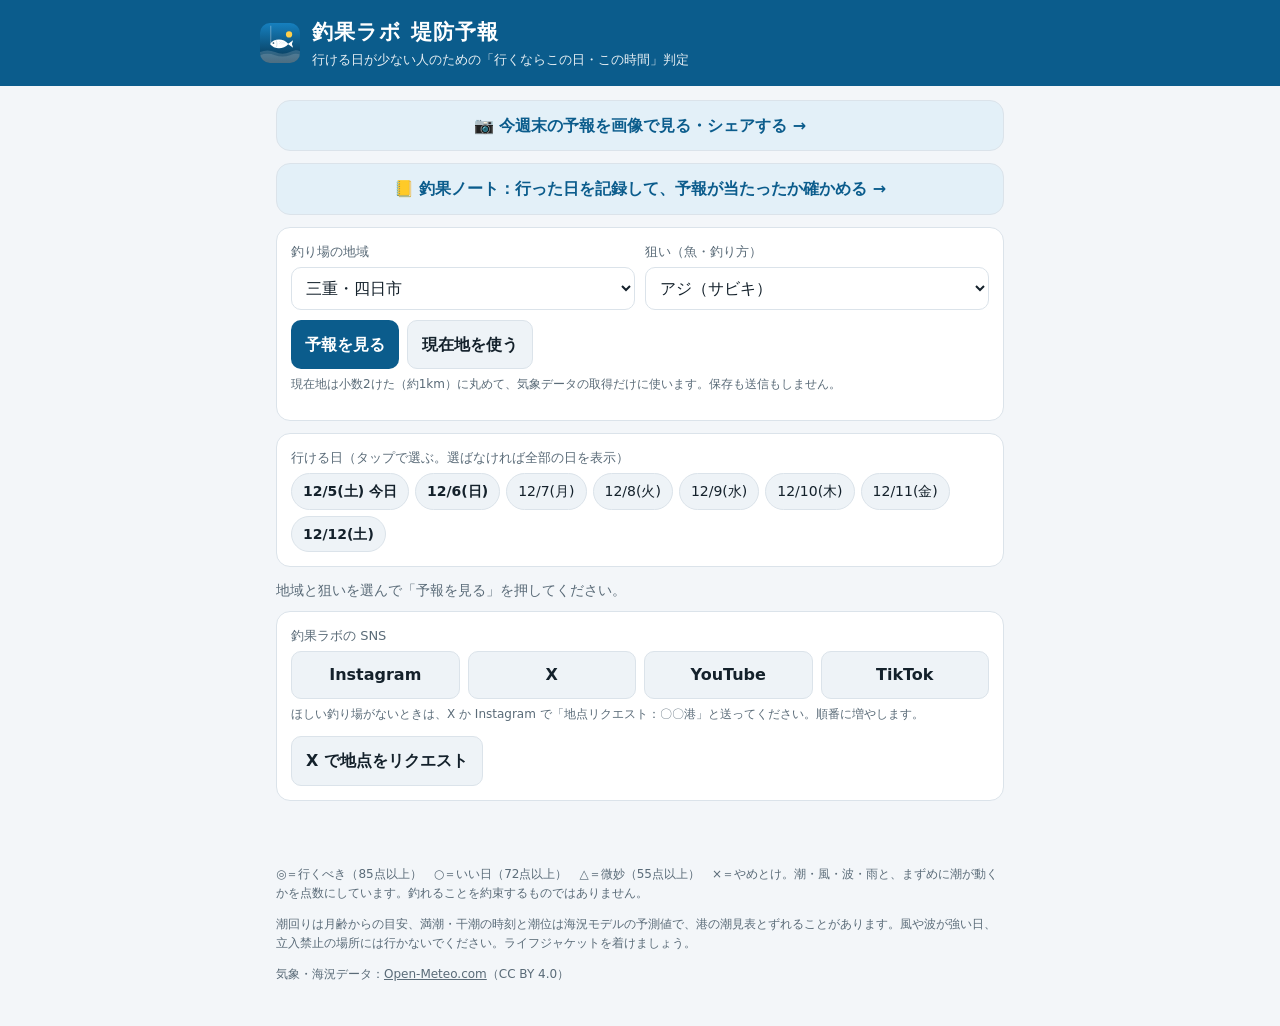
<file: index.html>
<!doctype html>
<html lang="ja">
<head>
<meta charset="utf-8">
<meta name="viewport" content="width=device-width, initial-scale=1">
<title>釣果ラボ 堤防予報</title>
<meta name="description" content="行ける日の潮回り・満潮干潮・まずめ・風・波から、堤防釣りに行くならどの日のどの時間かを判定します。">
<meta property="og:title" content="釣果ラボ 堤防予報">
<meta property="og:description" content="行くならこの日・この時間。潮・まずめ・風・波から堤防釣りの日を判定。">
<meta property="og:image" content="https://choka-lab.github.io/img/ogp.png">
<meta name="twitter:card" content="summary_large_image">
<link rel="icon" href="img/icon.svg" type="image/svg+xml">
<link rel="stylesheet" href="style.css">
</head>
<body>
<header>
  <div class="brand"><img src="img/icon.svg" alt="" width="40" height="40"><div><h1>釣果ラボ 堤防予報</h1>
  <p>行ける日が少ない人のための「行くならこの日・この時間」判定</p></div></div>
</header>
<main>
  <a class="cta" href="post.html">📷 今週末の予報を画像で見る・シェアする →</a>
  <a class="cta" href="log.html">📒 釣果ノート：行った日を記録して、予報が当たったか確かめる →</a>

  <section class="card">
    <div class="row">
      <div>
        <label for="spot">釣り場の地域</label>
        <select id="spot"></select>
      </div>
      <div>
        <label for="fish">狙い（魚・釣り方）</label>
        <select id="fish"></select>
      </div>
    </div>
    <div id="custom" class="row hide" style="margin-top:10px">
      <div><label for="lat">緯度</label><input id="lat" type="number" step="0.01" placeholder="34.96"></div>
      <div><label for="lon">経度</label><input id="lon" type="number" step="0.01" placeholder="136.64"></div>
    </div>
    <div class="btns">
      <button class="btn" id="go">予報を見る</button>
      <button class="btn sub" id="here">現在地を使う</button>
    </div>
    <p class="hint">現在地は小数2けた（約1km）に丸めて、気象データの取得だけに使います。保存も送信もしません。</p>
  </section>

  <section class="card">
    <label>行ける日（タップで選ぶ。選ばなければ全部の日を表示）</label>
    <div class="chips" id="days"></div>
  </section>

  <div id="status">地域と狙いを選んで「予報を見る」を押してください。</div>
  <div id="list"></div>

  <section class="card hide" id="sharebox">
    <label for="share">シェア用の文章（コピーして使えます）</label>
    <textarea id="share"></textarea>
    <div class="btns"><button class="btn" id="copy">コピー</button></div>
  </section>

  <section class="card">
    <label>釣果ラボの SNS</label>
    <div class="sns" id="sns"></div>
    <p class="hint">ほしい釣り場がないときは、X か Instagram で「地点リクエスト：〇〇港」と送ってください。順番に増やします。</p>
    <div class="btns"><a class="btn sub" href="https://x.com/intent/post?text=%40choka_lab%20%E5%9C%B0%E7%82%B9%E3%83%AA%E3%82%AF%E3%82%A8%E3%82%B9%E3%83%88%EF%BC%9A" target="_blank" rel="noopener">X で地点をリクエスト</a></div>
  </section>
</main>
<footer>
  <p>◎＝行くべき（85点以上）　○＝いい日（72点以上）　△＝微妙（55点以上）　×＝やめとけ。潮・風・波・雨と、まずめに潮が動くかを点数にしています。釣れることを約束するものではありません。</p>
  <p>潮回りは月齢からの目安、満潮・干潮の時刻と潮位は海況モデルの予測値で、港の潮見表とずれることがあります。風や波が強い日、立入禁止の場所には行かないでください。ライフジャケットを着けましょう。</p>
  <p>気象・海況データ：<a href="https://open-meteo.com/" target="_blank" rel="noopener">Open-Meteo.com</a>（CC BY 4.0）</p>
</footer>

<script src="forecast.js"></script>
<script>
(function(){
"use strict";
const {fillSpotSelect,prefTag,SPOTS,FISH,GRADE,store,ymd,md,hm,getData,analyze,spotLatLon,SNS} = window.ChokaLab;
const $ = id => document.getElementById(id);

fillSpotSelect($("spot"));
FISH.forEach((f,i)=>{ const o=document.createElement("option"); o.value=i; o.textContent=f.name; $("fish").appendChild(o); });
$("spot").value = store.get("spot", 0);
$("fish").value = store.get("fish", 0);
$("lat").value = store.get("lat", "");
$("lon").value = store.get("lon", "");
SNS.forEach(([n,u])=>{ const a=document.createElement("a"); a.href=u; a.target="_blank"; a.rel="noopener"; a.textContent=n; $("sns").appendChild(a); });

let picked = new Set(store.get("days", []));
let hereLoc = null, last = null;

function toggleCustom(){ $("custom").classList.toggle("hide", SPOTS[+$("spot").value][1] !== null); }
toggleCustom();
$("spot").addEventListener("change", ()=>{ hereLoc=null; toggleCustom(); });

function drawDayChips(){
  const box=$("days"); box.innerHTML="";
  const t=new Date(); const valid=new Set();
  for(let i=0;i<8;i++){
    const d=new Date(t.getFullYear(),t.getMonth(),t.getDate()+i);
    const k=ymd(d); valid.add(k);
    const c=document.createElement("span");
    c.className="chip"+(picked.has(k)?" on":"")+((d.getDay()===0||d.getDay()===6)?" we":"");
    c.textContent=md(k).txt+(i===0?" 今日":"");
    c.setAttribute("role","button"); c.tabIndex=0;
    const flip=()=>{ picked.has(k)?picked.delete(k):picked.add(k); store.set("days",[...picked]); drawDayChips(); if(last) render(last); };
    c.addEventListener("click",flip);
    c.addEventListener("keydown",e=>{ if(e.key==="Enter"||e.key===" "){e.preventDefault();flip();} });
    box.appendChild(c);
  }
  let changed=false; [...picked].forEach(k=>{ if(!valid.has(k)){picked.delete(k);changed=true;} });
  if(changed) store.set("days",[...picked]);
}
drawDayChips();

function tideSvg(series, best){
  if(!series) return "";
  const vals=series.filter(v=>v!==null); if(vals.length<2) return "";
  const mn=Math.min(...vals), mx=Math.max(...vals), r=(mx-mn)||1, W=300, Hh=50;
  const pts=series.map((v,i)=>[(i/(series.length-1))*W, v===null?null:4+(1-(v-mn)/r)*(Hh-8)]).filter(p=>p[1]!==null);
  const path=pts.map((p,i)=>(i?"L":"M")+p[0].toFixed(1)+" "+p[1].toFixed(1)).join(" ");
  const x1=(best.s/1440)*W, x2=(best.e/1440)*W;
  const ticks=[0,6,12,18,24].map(h=>`<text x="${Math.min(W-8,Math.max(2,(h/24)*W-4))}" y="${Hh+8}" font-size="7" fill="currentColor" opacity=".6">${h}</text>`).join("");
  return `<svg class="tide" viewBox="0 0 ${W} ${Hh+10}" preserveAspectRatio="none" role="img" aria-label="潮位の動き（0時〜24時）">
    <rect x="${x1}" y="0" width="${Math.max(2,x2-x1)}" height="${Hh}" fill="var(--sea2)"/>
    <path d="${path}" fill="none" stroke="var(--sea)" stroke-width="2" vector-effect="non-scaling-stroke"/>${ticks}</svg>`;
}

function render(res){
  const {days,hasTide}=res;
  const list=$("list"); list.innerHTML="";
  const show = picked.size ? days.filter(d=>picked.has(d.date)) : days;
  if(!show.length){ list.innerHTML='<div class="card">選んだ日の予報がまだありません（予報は8日先まで）。</div>'; return; }
  const top = show.filter(d=>d.grade!=="c").slice().sort((a,b)=>b.best.score-a.best.score)[0];
  show.forEach(d=>{
    const {txt,w}=md(d.date); const g=GRADE[d.grade]; const b=d.best;
    const hi=d.hiLo.filter(x=>x.hi).map(x=>hm(x.m)).join("・")||"—";
    const lo=d.hiLo.filter(x=>!x.hi).map(x=>hm(x.m)).join("・")||"—";
    const isTop = top && top.date===d.date;
    const card=document.createElement("section");
    card.className="card"+(isTop?" top":"");
    card.innerHTML=`<div class="day">
      <div class="mark m-${d.grade}"><b>${g[0]}</b><span>${g[1]}</span></div>
      <div>
        <div class="dhead"><h3 class="${w===6?"sat":w===0?"sun":""}">${txt}</h3><span class="tag">${d.tn}</span>${isTop?'<span class="tag">この中でいちばん</span>':""}</div>
        ${d.allStop?`<div class="warn">やめとけ：${b.stop.join("・")}</div>`:
        `<div class="best">${hm(b.s)}〜${hm(b.e)}　${b.label}${b.trend?"・"+b.trend:""} <small>${b.score}点</small></div>`}
        <div class="facts">
          <span>満潮 <b>${hasTide?hi:"—"}</b></span><span>干潮 <b>${hasTide?lo:"—"}</b></span>
          <span>日の出 <b>${hm(d.sr)}</b></span><span>日の入 <b>${hm(d.ss)}</b></span>
          <span>風 <b>${b.dir} ${b.wind.toFixed(0)}m/s</b></span>
          <span>波 <b>${b.wave===null?"—":b.wave.toFixed(1)+"m"}</b></span>
          <span>雨 <b>${b.rain<0.2?"なし":b.rain.toFixed(1)+"mm"}</b></span>
        </div>
        ${tideSvg(d.series,b)}
        <div class="why">点数のうちわけ（${b.label}）：${b.why}　／満点100</div>
      </div></div>`;
    list.appendChild(card);
  });
  const spot = hereLoc ? "現在地周辺" : SPOTS[+$("spot").value][0].replace("・"," ");
  const fish = FISH[+$("fish").value];
  const lines = show.map(d=>{ const {txt}=md(d.date); const g=GRADE[d.grade][0]; const b=d.best;
    return d.allStop ? `${txt} ${g} ${d.tn} やめとけ（${b.stop[0]}）` : `${txt} ${g} ${d.tn} ${hm(b.s)}〜${hm(b.e)} ${b.label}${b.trend?"・"+b.trend:""} 風${b.wind.toFixed(0)}m`; });
  $("share").value = `【釣果ラボ 堤防予報】\n${spot}／${fish.name}\n\n${lines.join("\n")}\n\n◎行くべき ○いい日 △微妙 ×やめとけ\n※予報です。現地の状況と安全を優先してください\n予報ツール→ choka-lab.github.io\n#釣果ラボ #堤防釣り ${hereLoc?"":prefTag(+$("spot").value)} ${fish.tags}`.replace(/  +/g," ");
  $("sharebox").classList.remove("hide");
}

async function run(){
  const si=+$("spot").value, fi=+$("fish").value;
  store.set("spot",si); store.set("fish",fi);
  let ll;
  if(hereLoc){ ll=[Math.round(hereLoc[0]*100)/100, Math.round(hereLoc[1]*100)/100]; }
  else { ll=spotLatLon(si,$("lat").value,$("lon").value);
    if(!ll){ $("status").textContent="緯度・経度を数字で入れてください。"; return; }
    if(SPOTS[si][1]===null){ store.set("lat",ll[0]); store.set("lon",ll[1]); } }
  $("status").textContent="予報を取り寄せています…";
  $("go").disabled=true;
  try{
    last=analyze(await getData(ll[0],ll[1]), FISH[fi]);
    $("status").textContent = last.hasTide ? "8日分の判定です。枠で囲んだ日が、選んだ日の中でいちばんです。" : "この場所は潮位の予測が取れなかったため、潮回りだけで判定しています。";
    render(last);
  }catch(e){
    $("status").textContent="予報を取得できませんでした。電波のよい所でもう一度お試しください。";
  }finally{ $("go").disabled=false; }
}

$("go").addEventListener("click", ()=>{ hereLoc=null; run(); });
$("fish").addEventListener("change", ()=>{ if(last) run(); });
$("here").addEventListener("click", ()=>{
  if(!navigator.geolocation){ $("status").textContent="この端末では現在地が使えません。"; return; }
  $("status").textContent="現在地を確認しています…";
  navigator.geolocation.getCurrentPosition(p=>{ hereLoc=[p.coords.latitude,p.coords.longitude]; run(); },
    ()=>{ $("status").textContent="現在地が取れませんでした。地域を選んでください。"; }, {timeout:10000, maximumAge:600000});
});
$("copy").addEventListener("click", async ()=>{
  const t=$("share"); try{ await navigator.clipboard.writeText(t.value); $("copy").textContent="コピーしました"; }
  catch(e){ t.select(); try{document.execCommand("copy"); $("copy").textContent="コピーしました";}catch(_){} }
  setTimeout(()=>{$("copy").textContent="コピー";},1500);
});
})();
</script>
</body>
</html>
</file>
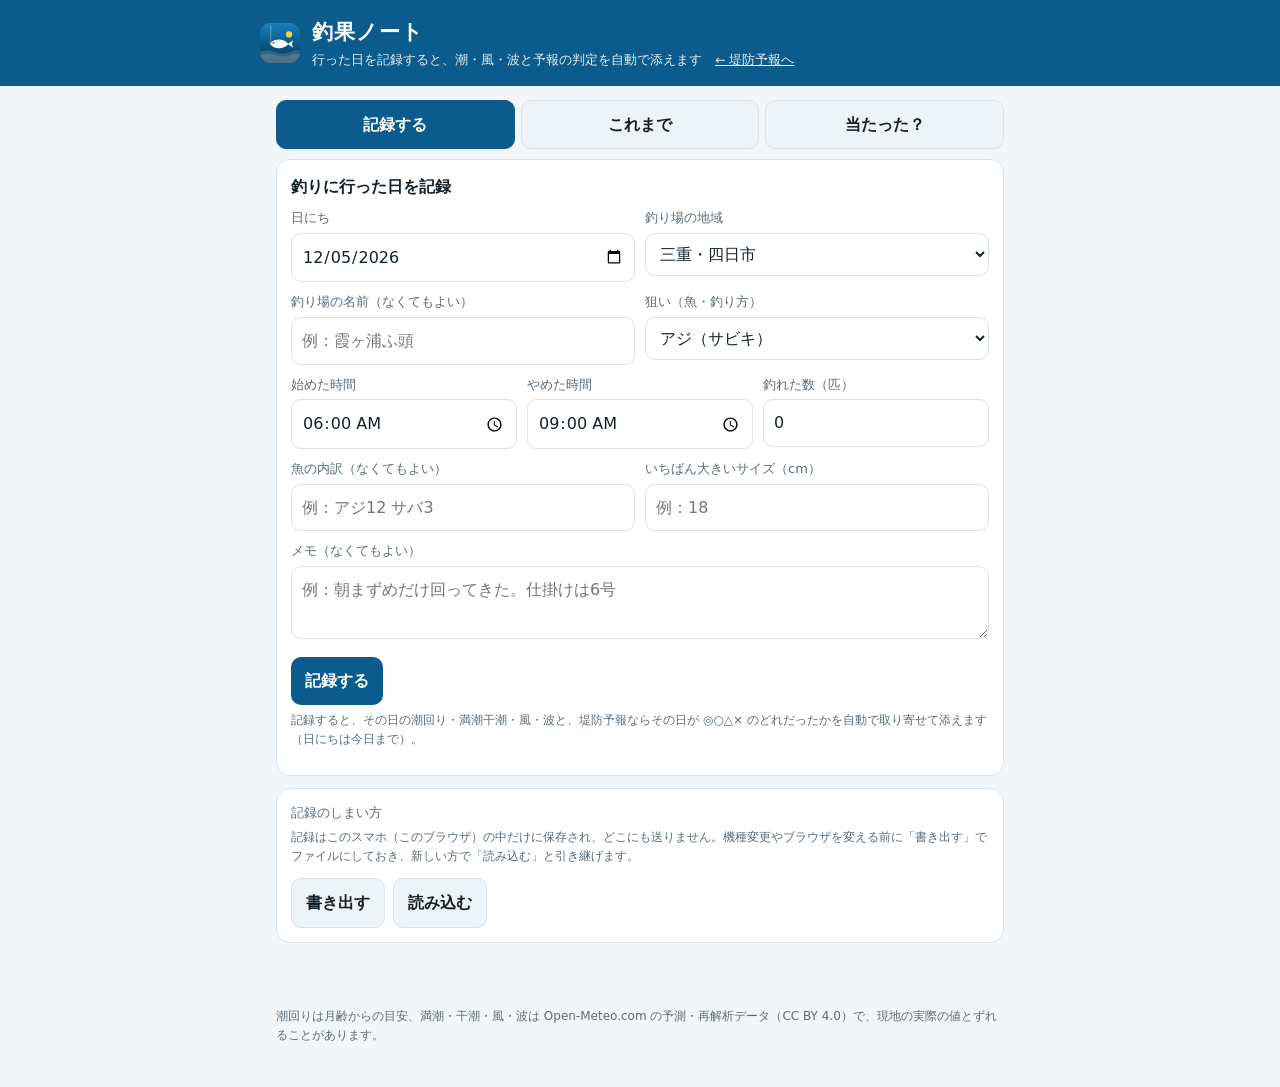
<file: log.html>
<!doctype html>
<html lang="ja">
<head>
<meta charset="utf-8">
<meta name="viewport" content="width=device-width, initial-scale=1">
<title>釣果ノート｜釣果ラボ</title>
<meta name="description" content="釣りに行った日を記録すると、その日の潮・風・波と予報の判定を自動で添えます。◎の日は本当に釣れたのかが、記録から分かります。">
<meta property="og:title" content="釣果ノート｜釣果ラボ">
<meta property="og:description" content="行った日の潮・風・波と予報の判定を自動で記録。◎の日は本当に釣れた？">
<meta property="og:image" content="https://choka-lab.github.io/img/ogp.png">
<meta name="twitter:card" content="summary_large_image">
<link rel="icon" href="img/icon.svg" type="image/svg+xml">
<link rel="stylesheet" href="style.css">
<style>
.recs{display:grid;gap:10px}
.rec{display:grid;grid-template-columns:64px 1fr;gap:12px;align-items:start}
.rec h3{margin:0;font-size:16px}
.catch{font-size:20px;font-weight:800;margin:2px 0}
.catch small{font-size:13px;color:var(--sub);font-weight:600}
.memo{font-size:13px;margin-top:4px;white-space:pre-wrap}
.mini{display:flex;gap:6px;flex-wrap:wrap;margin-top:8px}
.mini button{font-size:12.5px;padding:6px 10px}
table.sum{width:100%;border-collapse:collapse;font-size:13.5px}
table.sum th,table.sum td{padding:6px 4px;border-bottom:1px solid var(--line);text-align:left;vertical-align:middle}
table.sum th{color:var(--sub);font-weight:600;font-size:12.5px}
table.sum td.n{text-align:right;white-space:nowrap}
.bar{height:10px;border-radius:5px;background:var(--sea);min-width:2px}
.big{display:grid;grid-template-columns:repeat(3,1fr);gap:8px;text-align:center}
.big div{background:var(--chip);border-radius:12px;padding:8px 4px}
.big b{display:block;font-size:24px;line-height:1.2}
.big span{font-size:12px;color:var(--sub)}
.r3{display:grid;grid-template-columns:1fr 1fr 1fr;gap:10px}
@media (max-width:520px){.r3{grid-template-columns:1fr 1fr}}
input[type=date],input[type=time],input[type=text],textarea.memo-in{width:100%;padding:10px;border:1px solid var(--line);border-radius:10px;background:var(--card);color:var(--ink);font:inherit}
textarea.memo-in{min-height:70px}
.tabs{display:flex;gap:6px;margin:0 0 10px}
.tabs button{flex:1}
.tabs .on{background:var(--sea);color:#fff;border-color:var(--sea)}
h2{font-size:16px;margin:0 0 8px}
</style>
</head>
<body>
<header>
  <div class="brand"><img src="img/icon.svg" alt="" width="40" height="40"><div><h1>釣果ノート</h1>
  <p>行った日を記録すると、潮・風・波と予報の判定を自動で添えます　<a href="./">← 堤防予報へ</a></p></div></div>
</header>
<main>
  <div class="tabs">
    <button class="btn sub on" data-tab="add">記録する</button>
    <button class="btn sub" data-tab="list">これまで</button>
    <button class="btn sub" data-tab="sum">当たった？</button>
  </div>

  <!-- 記録する -->
  <section class="card" id="t-add">
    <h2 id="formTitle">釣りに行った日を記録</h2>
    <div class="row">
      <div><label for="date">日にち</label><input id="date" type="date"></div>
      <div><label for="spot">釣り場の地域</label><select id="spot"></select></div>
    </div>
    <div id="custom" class="row hide" style="margin-top:10px">
      <div><label for="lat">緯度</label><input id="lat" type="number" step="0.01" placeholder="34.96"></div>
      <div><label for="lon">経度</label><input id="lon" type="number" step="0.01" placeholder="136.64"></div>
    </div>
    <div class="row" style="margin-top:10px">
      <div><label for="place">釣り場の名前（なくてもよい）</label><input id="place" type="text" maxlength="30" placeholder="例：霞ヶ浦ふ頭"></div>
      <div><label for="fish">狙い（魚・釣り方）</label><select id="fish"></select></div>
    </div>
    <div class="r3" style="margin-top:10px">
      <div><label for="start">始めた時間</label><input id="start" type="time" value="06:00"></div>
      <div><label for="end">やめた時間</label><input id="end" type="time" value="09:00"></div>
      <div><label for="count">釣れた数（匹）</label><input id="count" type="number" min="0" step="1" value="0"></div>
    </div>
    <div class="row" style="margin-top:10px">
      <div><label for="kinds">魚の内訳（なくてもよい）</label><input id="kinds" type="text" maxlength="60" placeholder="例：アジ12 サバ3"></div>
      <div><label for="size">いちばん大きいサイズ（cm）</label><input id="size" type="number" min="0" step="0.5" placeholder="例：18"></div>
    </div>
    <div style="margin-top:10px"><label for="memo">メモ（なくてもよい）</label><textarea id="memo" class="memo-in" maxlength="300" placeholder="例：朝まずめだけ回ってきた。仕掛けは6号"></textarea></div>
    <div class="btns">
      <button class="btn" id="save">記録する</button>
      <button class="btn sub hide" id="cancel">直すのをやめる</button>
    </div>
    <p class="hint" id="msg">記録すると、その日の潮回り・満潮干潮・風・波と、堤防予報ならその日が ◎○△× のどれだったかを自動で取り寄せて添えます（日にちは今日まで）。</p>
  </section>

  <!-- これまで -->
  <section class="hide" id="t-list">
    <div id="recs" class="recs"></div>
  </section>

  <!-- 当たった？ -->
  <section class="hide" id="t-sum">
    <div id="sum"></div>
  </section>

  <section class="card">
    <label>記録のしまい方</label>
    <p class="hint" style="margin-top:0">記録はこのスマホ（このブラウザ）の中だけに保存され、どこにも送りません。機種変更やブラウザを変える前に「書き出す」でファイルにしておき、新しい方で「読み込む」と引き継げます。</p>
    <div class="btns">
      <button class="btn sub" id="export">書き出す</button>
      <button class="btn sub" id="import">読み込む</button>
      <input type="file" id="file" accept="application/json,.json" class="hide">
    </div>
  </section>
</main>
<footer>
  <p>潮回りは月齢からの目安、満潮・干潮・風・波は Open-Meteo.com の予測・再解析データ（CC BY 4.0）で、現地の実際の値とずれることがあります。</p>
</footer>

<script src="forecast.js"></script>
<script>
(function(){
"use strict";
const {CUSTOM,fillSpotSelect,prefTag,SPOTS,FISH,GRADE,store,ymd,md,hm,getDataDay,analyze,spotLatLon} = window.ChokaLab;
const $ = id => document.getElementById(id);
const esc = s => String(s??"").replace(/[&<>"']/g,c=>({"&":"&amp;","<":"&lt;",">":"&gt;",'"':"&quot;","'":"&#39;"}[c]));

fillSpotSelect($("spot"));
FISH.forEach((f,i)=>{ const o=document.createElement("option"); o.value=i; o.textContent=f.name; $("fish").appendChild(o); });
$("spot").value = store.get("spot", 0);
$("fish").value = store.get("fish", 0);
$("lat").value = store.get("lat", "");
$("lon").value = store.get("lon", "");
const today = ymd(new Date());
$("date").value = today; $("date").max = today;
const toggleCustom=()=>$("custom").classList.toggle("hide", +$("spot").value!==CUSTOM);
toggleCustom(); $("spot").addEventListener("change", toggleCustom);

let recs = store.get("log", []);
let editing = null;
const saveAll = ()=>store.set("log", recs);

// タブ
function tab(name){
  document.querySelectorAll(".tabs button").forEach(b=>b.classList.toggle("on", b.dataset.tab===name));
  ["add","list","sum"].forEach(k=>$("t-"+k).classList.toggle("hide", k!==name));
  if(name==="list") drawList();
  if(name==="sum") drawSum();
}
document.querySelectorAll(".tabs button").forEach(b=>b.addEventListener("click",()=>tab(b.dataset.tab)));

const toM = t => { const [h,m]=(t||"0:0").split(":").map(Number); return h*60+m; };

// 行った時間にいちばん重なる時間帯の判定を拾う
async function fetchCond(r){
  const res = analyze(await getDataDay(r.lat, r.lon, r.date), FISH[r.fi]);
  const d = res.days.find(x=>x.date===r.date);
  if(!d) return null;
  let s=toM(r.start), e=toM(r.end); if(e<=s) e+=1440;
  let pick=null, ov=-1;
  d.slots.forEach(x=>{ const o=Math.min(e,x.e)-Math.max(s,x.s); if(o>ov){ov=o;pick=x;} });
  if(!pick || ov<=0) pick=d.best;
  return { tn:d.tn, grade:d.grade, dayScore:d.best.score, dayLabel:d.best.label,
    label:pick.label, score:pick.score, stop:pick.stop.length>0, wind:Math.round(pick.wind), dir:pick.dir,
    wave: pick.wave===null?null:Math.round(pick.wave*10)/10, rain:Math.round(pick.rain*10)/10, trend:pick.trend,
    hi:d.hiLo.filter(z=>z.hi).map(z=>hm(z.m)), lo:d.hiLo.filter(z=>!z.hi).map(z=>hm(z.m)), tide:res.hasTide };
}

$("save").addEventListener("click", async ()=>{
  const date=$("date").value;
  if(!date){ $("msg").textContent="日にちを入れてください。"; return; }
  if(date>today){ $("msg").textContent="記録できるのは今日までの日です。"; return; }
  const si=+$("spot").value, fi=+$("fish").value;
  const ll=spotLatLon(si,$("lat").value,$("lon").value);
  if(!ll){ $("msg").textContent="緯度・経度を数字で入れてください。"; return; }
  const count=Math.max(0, Math.round(+$("count").value||0));
  const size=$("size").value===""?null:Math.max(0,+$("size").value);
  store.set("spot",si); store.set("fish",fi);
  if(si===CUSTOM){ store.set("lat",ll[0]); store.set("lon",ll[1]); }
  const r = { id: editing || (Date.now().toString(36)+Math.random().toString(36).slice(2,6)),
    date, si, lat:ll[0], lon:ll[1], spot: si===CUSTOM ? `${ll[0]}, ${ll[1]}` : SPOTS[si][0],
    place:$("place").value.trim(), fi, start:$("start").value||"", end:$("end").value||"",
    count, size, kinds:$("kinds").value.trim(), memo:$("memo").value.trim(), cond:null };
  $("save").disabled=true; $("msg").textContent="その日の潮・風・波を取り寄せています…";
  try{ r.cond = await fetchCond(r); }catch(e){ r.cond=null; }
  $("save").disabled=false;
  const i=recs.findIndex(x=>x.id===r.id);
  if(i>=0) recs[i]=r; else recs.push(r);
  recs.sort((a,b)=> (b.date+b.start).localeCompare(a.date+a.start));
  saveAll();
  $("msg").textContent = r.cond ? "記録しました。「これまで」で見られます。" : "記録しました。ただ、その日の潮・風・波は取れませんでした（あとで「条件を取り直す」を押してください）。";
  resetForm(); tab("list");
});

function resetForm(){
  editing=null; $("formTitle").textContent="釣りに行った日を記録"; $("save").textContent="記録する"; $("cancel").classList.add("hide");
  ["place","kinds","size","memo"].forEach(k=>$(k).value=""); $("count").value=0; $("date").value=today;
}
$("cancel").addEventListener("click", ()=>{ resetForm(); $("msg").textContent=""; });

function shareText(r){
  const c=r.cond, f=FISH[r.fi];
  const where=(r.place?r.place+"（"+r.spot.replace("・"," ")+"）":r.spot.replace("・"," "));
  const lines=[`【釣果】${md(r.date).txt} ${where}`, `${f.name}　${r.start}〜${r.end}`,
    `${r.count}匹${r.size?"（最大"+r.size+"cm）":""}${r.kinds?"　"+r.kinds:""}`];
  if(c) lines.push(`${c.tn}${c.trend?"・"+c.trend:""}　風${c.dir}${c.wind}m${c.wave!==null?"　波"+c.wave+"m":""}`, `堤防予報では ${GRADE[c.grade][0]}${GRADE[c.grade][1]} の日でした`);
  lines.push("", "釣果ノート→ https://choka-lab.github.io/log.html", `#釣果ラボ #釣果 #堤防釣り ${r.si!==CUSTOM?prefTag(r.si):""} ${f.tags}`.replace(/  +/g," "));
  return lines.join("\n");
}

function drawList(){
  const box=$("recs");
  if(!recs.length){ box.innerHTML='<div class="card">まだ記録がありません。「記録する」から入れてください。</div>'; return; }
  box.innerHTML="";
  recs.forEach(r=>{
    const c=r.cond, {txt,w}=md(r.date);
    const el=document.createElement("section"); el.className="card";
    el.innerHTML=`<div class="rec">
      ${c?`<div class="mark m-${c.grade}"><b>${GRADE[c.grade][0]}</b><span>予報</span></div>`:`<div class="mark" style="background:var(--sub)"><b>?</b><span>予報</span></div>`}
      <div>
        <div class="dhead"><h3 class="${w===6?"sat":w===0?"sun":""}">${txt}</h3>${c?`<span class="tag">${esc(c.tn)}</span>`:""}<span class="hint" style="margin:0">${esc(r.place||r.spot)}</span></div>
        <div class="catch">${r.count}匹 <small>${r.size?"最大"+r.size+"cm　":""}${esc(FISH[r.fi].name)}　${esc(r.start)}〜${esc(r.end)}</small></div>
        ${r.kinds?`<div class="hint" style="margin:0">${esc(r.kinds)}</div>`:""}
        ${c?`<div class="facts"><span>時間帯 <b>${esc(c.label)}${c.trend?"・"+esc(c.trend):""}</b></span><span>点数 <b>${c.score}点</b></span>
          <span>風 <b>${esc(c.dir)} ${c.wind}m/s</b></span><span>波 <b>${c.wave===null?"—":c.wave+"m"}</b></span>
          <span>満潮 <b>${c.tide&&c.hi.length?c.hi.join("・"):"—"}</b></span><span>干潮 <b>${c.tide&&c.lo.length?c.lo.join("・"):"—"}</b></span></div>`
          :`<div class="warn" style="color:var(--sub)">その日の潮・風・波はまだ取れていません</div>`}
        ${r.memo?`<div class="memo">${esc(r.memo)}</div>`:""}
        <div class="mini">
          <button class="btn sub" data-a="share">共有</button>
          <button class="btn sub" data-a="edit">直す</button>
          ${c?"":'<button class="btn sub" data-a="cond">条件を取り直す</button>'}
          <button class="btn sub" data-a="del">消す</button>
        </div>
      </div></div>`;
    el.querySelectorAll("[data-a]").forEach(b=>b.addEventListener("click",()=>act(b.dataset.a,r,b)));
    box.appendChild(el);
  });
}

async function act(a,r,btn){
  if(a==="del"){ if(!confirm(`${md(r.date).txt} の記録を消します。よろしいですか？`)) return; recs=recs.filter(x=>x.id!==r.id); saveAll(); drawList(); return; }
  if(a==="edit"){
    editing=r.id; tab("add");
    $("date").value=r.date; $("spot").value=r.si; toggleCustom(); if(r.si===CUSTOM){ $("lat").value=r.lat; $("lon").value=r.lon; }
    ["place","start","end","count","kinds","memo"].forEach(k=>$(k).value=r[k]??""); $("size").value=r.size??""; $("fish").value=r.fi;
    $("formTitle").textContent="記録を直す"; $("save").textContent="直して記録する"; $("cancel").classList.remove("hide"); $("msg").textContent="";
    window.scrollTo(0,0); return;
  }
  if(a==="cond"){ btn.disabled=true; btn.textContent="取り寄せ中…";
    try{ r.cond=await fetchCond(r); saveAll(); }catch(e){}
    drawList(); return; }
  if(a==="share"){
    const t=shareText(r);
    if(navigator.share){ try{ await navigator.share({text:t}); return; }catch(e){ if(e.name==="AbortError") return; } }
    try{ await navigator.clipboard.writeText(t); btn.textContent="コピーしました"; }catch(e){ prompt("コピーしてください", t); }
    setTimeout(()=>{btn.textContent="共有";},1500);
  }
}

// 当たった？：予報の判定ごとに、釣れた数をくらべる
function group(key, order){
  const m=new Map(); order.forEach(k=>m.set(k,[]));
  recs.filter(r=>r.cond).forEach(r=>{ const k=key(r); if(!m.has(k)) m.set(k,[]); m.get(k).push(r); });
  return [...m].filter(([,v])=>v.length);
}
function table(title, rows, labelOf){
  if(!rows.length) return "";
  const avg=v=>v.reduce((a,r)=>a+r.count,0)/v.length;
  const mx=Math.max(...rows.map(([,v])=>avg(v)),1);
  return `<section class="card"><h2>${title}</h2><table class="sum">
    <tr><th>　</th><th class="n">回数</th><th class="n">平均</th><th style="width:38%"></th><th class="n">ボウズ</th></tr>
    ${rows.map(([k,v])=>{ const a=avg(v), z=v.filter(r=>r.count===0).length;
      return `<tr><td>${labelOf(k)}</td><td class="n">${v.length}回</td><td class="n">${a.toFixed(1)}匹</td>
      <td><div class="bar" style="width:${(a/mx*100).toFixed(0)}%"></div></td><td class="n">${Math.round(z/v.length*100)}%</td></tr>`; }).join("")}
  </table></section>`;
}
function drawSum(){
  const box=$("sum");
  if(!recs.length){ box.innerHTML='<div class="card">記録がたまると、予報の ◎○△× ごとに釣れた数をくらべられます。</div>'; return; }
  const total=recs.reduce((a,r)=>a+r.count,0), zero=recs.filter(r=>r.count===0).length;
  let h=`<section class="card"><div class="big">
    <div><b>${recs.length}</b><span>釣行</span></div><div><b>${total}</b><span>釣れた数</span></div><div><b>${Math.round(zero/recs.length*100)}%</b><span>ボウズ</span></div></div>
    ${recs.length<5?'<p class="hint">5回以上たまると、傾向が見えてきます。</p>':""}</section>`;
  h+=table("予報の判定ごと", group(r=>r.cond.grade,["s","a","b","c"]), k=>`${GRADE[k][0]} ${GRADE[k][1]}`);
  h+=table("潮回りごと", group(r=>r.cond.tn,["大潮","中潮","小潮","長潮","若潮"]), k=>esc(k));
  h+=table("時間帯ごと", group(r=>r.cond.label,["朝まずめ","日中","夕まずめ","夜"]), k=>esc(k));
  h+=table("潮の動きごと", group(r=>r.cond.trend||"不明",["上げ潮","下げ潮","潮止まり前後","不明"]), k=>esc(k));
  const noCond=recs.filter(r=>!r.cond).length;
  if(noCond) h+=`<p class="hint">潮・風・波が取れていない記録 ${noCond} 件は、表に入っていません。</p>`;
  box.innerHTML=h;
}

// 書き出し・読み込み
$("export").addEventListener("click", ()=>{
  const b=new Blob([JSON.stringify({app:"choka-lab-log",v:1,recs},null,1)],{type:"application/json"});
  const a=document.createElement("a"); a.href=URL.createObjectURL(b); a.download="釣果ノート_"+today+".json"; a.click();
  setTimeout(()=>URL.revokeObjectURL(a.href),2000);
});
$("import").addEventListener("click", ()=>$("file").click());
$("file").addEventListener("change", async e=>{
  const f=e.target.files[0]; if(!f) return;
  try{
    const j=JSON.parse(await f.text()); const add=Array.isArray(j)?j:j.recs;
    if(!Array.isArray(add)) throw 0;
    let n=0;
    add.forEach(r=>{ if(!r||typeof r.id!=="string"||!/^\d{4}-\d\d-\d\d$/.test(r.date)||!SPOTS[r.si]||!FISH[r.fi]) return;
      r.count=Math.max(0,Math.round(+r.count||0)); r.size=r.size==null||r.size===""?null:(+r.size||null);
      ["start","end"].forEach(k=>{ if(!/^\d\d:\d\d$/.test(r[k]||"")) r[k]=""; });
      const c=r.cond;
      if(c && GRADE[c.grade]){ ["score","dayScore","wind"].forEach(k=>c[k]=Math.round(+c[k]||0)); c.wave=c.wave==null?null:(+c.wave||0);
        ["hi","lo"].forEach(k=>c[k]=(Array.isArray(c[k])?c[k]:[]).filter(t=>/^\d{1,2}:\d\d$/.test(t))); } else r.cond=null;
      const i=recs.findIndex(x=>x.id===r.id); if(i>=0) recs[i]=r; else recs.push(r); n++; });
    recs.sort((a,b)=> (b.date+b.start).localeCompare(a.date+a.start)); saveAll();
    alert(n+" 件を読み込みました。"); tab("list");
  }catch(err){ alert("釣果ノートのファイルではないようです。"); }
  e.target.value="";
});

if(recs.length) tab("list");
})();
</script>
</body>
</html>
</file>
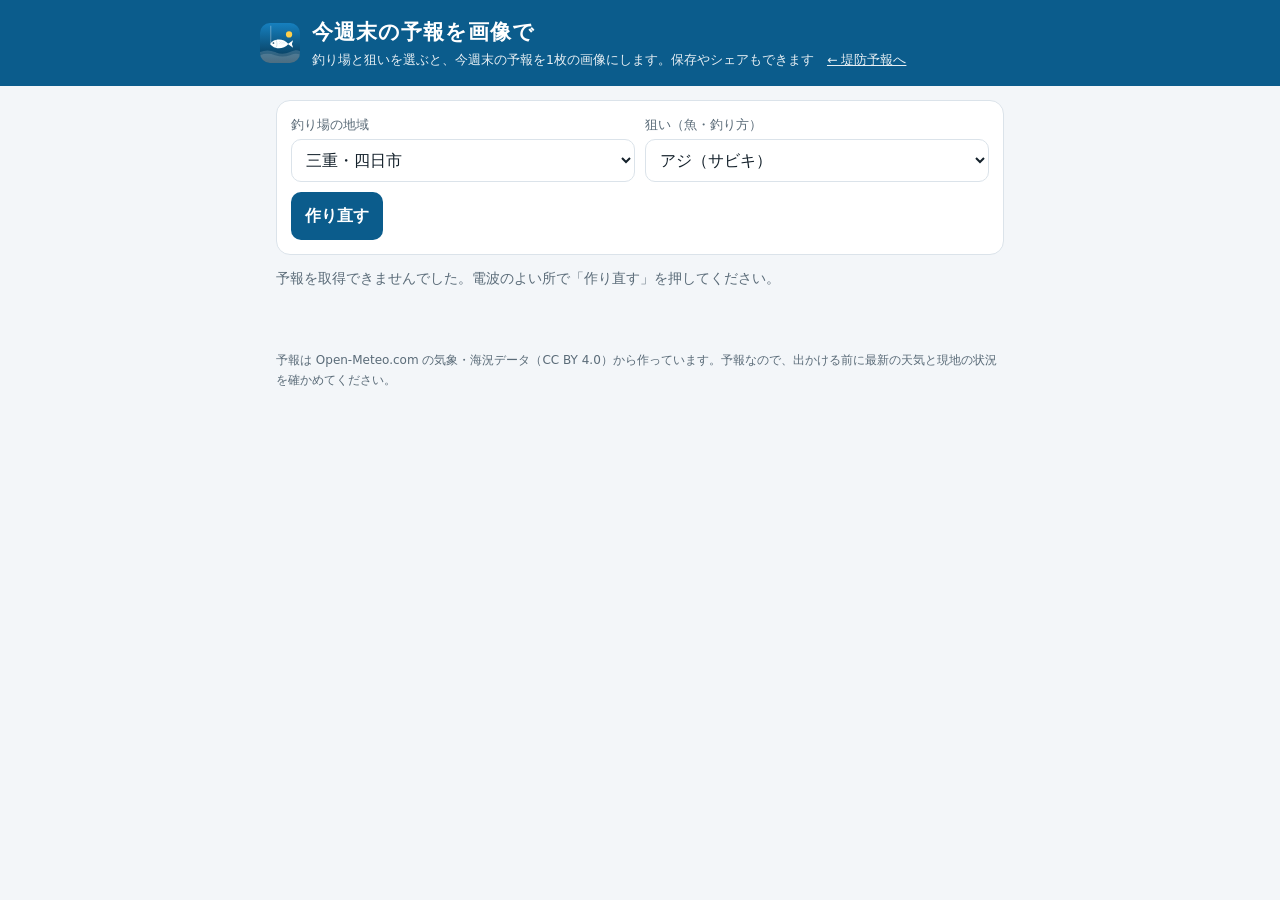
<file: post.html>
<!doctype html>
<html lang="ja">
<head>
<meta charset="utf-8">
<meta name="viewport" content="width=device-width, initial-scale=1">
<title>今週末の予報を画像で｜釣果ラボ</title>
<meta name="description" content="釣り場と狙いを選ぶと、今週末の堤防予報を1枚の画像にします。保存やシェアもできます。">
<link rel="icon" href="img/icon.svg" type="image/svg+xml">
<link rel="stylesheet" href="style.css">
</head>
<body>
<header>
  <div class="brand"><img src="img/icon.svg" alt="" width="40" height="40"><div><h1>今週末の予報を画像で</h1>
  <p>釣り場と狙いを選ぶと、今週末の予報を1枚の画像にします。保存やシェアもできます　<a href="./">← 堤防予報へ</a></p></div></div>
</header>
<main>
  <section class="card">
    <div class="row">
      <div><label for="spot">釣り場の地域</label><select id="spot"></select></div>
      <div><label for="fish">狙い（魚・釣り方）</label><select id="fish"></select></div>
    </div>
    <div id="custom" class="row hide" style="margin-top:10px">
      <div><label for="lat">緯度</label><input id="lat" type="number" step="0.01"></div>
      <div><label for="lon">経度</label><input id="lon" type="number" step="0.01"></div>
    </div>
    <div class="btns"><button class="btn" id="make">作り直す</button></div>
  </section>

  <div id="status">今週末の予報を取り寄せています…</div>

  <section class="card hide" id="out">
    <canvas id="cv" width="1080" height="1350" class="preview" role="img" aria-label="今週末の堤防予報の画像"></canvas>
    <div class="btns" style="justify-content:center">
      <button class="btn" id="share">📤 画像と文章を共有</button>
      <button class="btn sub" id="save">画像を保存</button>
    </div>
    <p class="hint" style="text-align:center">スマホでは「共有」から X や Instagram を選べます。うまくいかないときは「画像を保存」と「文章をコピー」を使ってください。</p>
    <label for="text" style="margin-top:12px">シェア用の文章</label>
    <textarea id="text"></textarea>
    <div class="btns"><button class="btn sub" id="copy">文章をコピー</button></div>
  </section>
</main>
<footer>
  <p>予報は Open-Meteo.com の気象・海況データ（CC BY 4.0）から作っています。予報なので、出かける前に最新の天気と現地の状況を確かめてください。</p>
</footer>

<script src="forecast.js"></script>
<script>
(function(){
"use strict";
const {fillSpotSelect,prefTag,SPOTS,FISH,GRADE,store,md,hm,getData,analyze,spotLatLon} = window.ChokaLab;
const $ = id => document.getElementById(id);
fillSpotSelect($("spot"));
FISH.forEach((f,i)=>{ const o=document.createElement("option"); o.value=i; o.textContent=f.name; $("fish").appendChild(o); });
$("spot").value = store.get("spot", 0);
$("fish").value = store.get("fish", 0);
$("lat").value = store.get("lat", "");
$("lon").value = store.get("lon", "");
const toggleCustom=()=>$("custom").classList.toggle("hide", SPOTS[+$("spot").value][1]!==null);
toggleCustom();
$("spot").addEventListener("change", ()=>{ toggleCustom(); make(); });
$("fish").addEventListener("change", make);
$("make").addEventListener("click", make);

// 今週末（土・日）。今日が日曜なら今日だけ
function weekendDates(){
  const t=new Date(); const dow=t.getDay(); const out=[];
  const add=n=>{ const d=new Date(t.getFullYear(),t.getMonth(),t.getDate()+n); out.push(window.ChokaLab.ymd(d)); };
  if(dow===0){ add(0); } else if(dow===6){ add(0); add(1); } else { add(6-dow); add(7-dow); }
  return out;
}

const COL={s:"#0f8a5f",a:"#2f7fbf",b:"#c78a00",c:"#c0392b"};
const FONT='"Hiragino Sans","Yu Gothic","Meiryo","Noto Sans JP",sans-serif';
let icon=null;
const iconImg=new Image(); iconImg.onload=()=>{icon=iconImg;}; iconImg.src="img/icon.svg";

function rr(ctx,x,y,w,h,r){ ctx.beginPath(); ctx.moveTo(x+r,y); ctx.arcTo(x+w,y,x+w,y+h,r); ctx.arcTo(x+w,y+h,x,y+h,r); ctx.arcTo(x,y+h,x,y,r); ctx.arcTo(x,y,x+w,y,r); ctx.closePath(); }
function fitText(ctx,txt,max,size,weight){ let s=size; do{ ctx.font=`${weight} ${s}px ${FONT}`; s-=2; }while(ctx.measureText(txt).width>max && s>18); }

function draw(days, spot, fish, hasTide){
  const cv=$("cv"), ctx=cv.getContext("2d"), W=1080, H=1350;
  const g=ctx.createLinearGradient(0,0,0,H); g.addColorStop(0,"#1680bf"); g.addColorStop(0.5,"#0b5c8c"); g.addColorStop(1,"#062c44");
  ctx.fillStyle=g; ctx.fillRect(0,0,W,H);
  // 波
  ctx.fillStyle="rgba(255,255,255,.08)"; ctx.beginPath(); ctx.moveTo(0,1230);
  for(let x=0;x<=W;x+=10) ctx.lineTo(x,1230+Math.sin(x/90)*16); ctx.lineTo(W,H); ctx.lineTo(0,H); ctx.fill();
  // 見出し
  if(icon){ ctx.save(); rr(ctx,60,58,96,96,22); ctx.clip(); ctx.drawImage(icon,60,58,96,96); ctx.restore(); }
  ctx.fillStyle="#fff"; ctx.textBaseline="alphabetic";
  ctx.font=`800 64px ${FONT}`; ctx.fillText("今週末の堤防予報",180,122);
  ctx.font=`600 30px ${FONT}`; ctx.globalAlpha=.9; fitText(ctx, spot+"　／　"+fish.name, 820, 32, 600); ctx.fillText(spot+"　／　"+fish.name,180,166); ctx.globalAlpha=1;

  // 日ごとのカード
  const top=200, gap=30, n=Math.max(1,days.length), ch=(1180-top-gap*(n-1))/n;
  days.forEach((d,i)=>{
    const y=top+i*(ch+gap), x=60, w=W-120;
    ctx.fillStyle="#ffffff"; rr(ctx,x,y,w,ch,36); ctx.fill();
    const {txt,w:wd}=md(d.date); const G=GRADE[d.grade]; const b=d.best;
    // 判定マーク
    ctx.fillStyle=COL[d.grade]; rr(ctx,x+36,y+40,200,200,40); ctx.fill();
    ctx.fillStyle="#fff"; ctx.textAlign="center";
    ctx.font=`800 120px ${FONT}`; ctx.fillText(G[0],x+136,y+170);
    ctx.font=`700 34px ${FONT}`; ctx.fillText(G[1],x+136,y+222);
    ctx.textAlign="left";
    // 日付と潮
    ctx.fillStyle= wd===6?"#2f6fd0": wd===0?"#c0392b":"#14212b";
    ctx.font=`800 62px ${FONT}`; ctx.fillText(txt,x+270,y+104);
    const dw=ctx.measureText(txt).width;
    ctx.fillStyle="#e3f0f8"; rr(ctx,x+290+dw,y+56,120,60,30); ctx.fill();
    ctx.fillStyle="#0b5c8c"; ctx.font=`800 34px ${FONT}`; ctx.fillText(d.tn,x+308+dw,y+98);
    // 狙う時間
    ctx.fillStyle="#14212b";
    const bestTxt = d.allStop ? "やめとけ："+b.stop[0] : `${hm(b.s)}〜${hm(b.e)}`;
    const bestSub = d.allStop ? "" : b.label+(b.trend?"・"+b.trend:"");
    if(d.allStop){ ctx.fillStyle="#c0392b"; fitText(ctx,bestTxt,w-310,46,800); ctx.fillText(bestTxt,x+270,y+180); }
    else { ctx.font=`800 52px ${FONT}`; ctx.fillText(bestTxt,x+270,y+178);
      ctx.fillStyle="#0b5c8c"; ctx.font=`700 36px ${FONT}`; ctx.fillText(bestSub,x+270,y+228); }
    // 細目
    const hi=d.hiLo.filter(z=>z.hi).map(z=>hm(z.m)).join("・")||"—";
    const lo=d.hiLo.filter(z=>!z.hi).map(z=>hm(z.m)).join("・")||"—";
    const facts=[
      ["満潮", hasTide?hi:"—"], ["干潮", hasTide?lo:"—"],
      ["風", `${b.dir} ${b.wind.toFixed(0)}m/s`], ["波", b.wave===null?"—":b.wave.toFixed(1)+"m"],
      ["雨", b.rain<0.2?"なし":b.rain.toFixed(1)+"mm"], ["日の出", hm(d.sr)]
    ];
    // 1段目：満潮・干潮（2列）、2段目：風・波・雨・日の出（4列）
    const fy=y+Math.max(300, ch-150);
    facts.forEach((f,j)=>{
      const row = j<2 ? 0 : 1, k = row===0 ? j : j-2;
      // 2段目は風を広めに（風・波・雨・日の出 = 32%・21%・21%・26%）
      const fr = row===0 ? [0,.5,1] : [0,.32,.53,.74,1];
      const inner=w-72, colW=(fr[k+1]-fr[k])*inner, cx=x+36+fr[k]*inner, cy=fy+row*64;
      ctx.fillStyle="#5a6b78"; ctx.font=`600 28px ${FONT}`; ctx.fillText(f[0],cx,cy);
      const lw=ctx.measureText(f[0]).width+12;
      ctx.fillStyle="#14212b"; fitText(ctx,f[1],colW-lw-16,34,800);
      ctx.fillText(f[1],cx+lw,cy); });
  });
  // フッター
  ctx.fillStyle="#fff"; ctx.globalAlpha=.92; ctx.font=`700 32px ${FONT}`; ctx.textAlign="left";
  ctx.fillText("予報ツール  choka-lab.github.io",60,1292);
  ctx.textAlign="right"; ctx.fillText("@choka_lab",W-60,1292); ctx.textAlign="left"; ctx.globalAlpha=1;
  ctx.font=`500 22px ${FONT}`; ctx.globalAlpha=.7; ctx.fillText("※予報です。現地の状況と安全を優先してください　データ：Open-Meteo.com",60,1330); ctx.globalAlpha=1;
}

function postText(days, spot, fish){
  const lines=days.map(d=>{ const {txt}=md(d.date); const g=GRADE[d.grade][0]; const b=d.best;
    return d.allStop ? `${txt} ${g}${d.tn}　やめとけ（${b.stop[0]}）` : `${txt} ${g}${d.tn}　${hm(b.s)}〜${hm(b.e)} ${b.label}${b.trend?"・"+b.trend:""}　風${b.wind.toFixed(0)}m`; });
  const best=days.filter(d=>d.grade!=="c").sort((a,b)=>b.best.score-a.best.score)[0];
  const lead = best ? `行くなら${md(best.date).txt}の${best.best.label}！` : "今週末は無理せず、来週に期待…";
  return `【今週末の堤防予報】${spot}／${fish.name}\n${lead}\n\n${lines.join("\n")}\n\n◎行くべき ○いい日 △微妙 ×やめとけ\n予報ツール→ https://choka-lab.github.io/\n#釣果ラボ #堤防釣り ${prefTag(+$("spot").value)} ${fish.tags} #釣り好きな人と繋がりたい`.replace(/  +/g," ");
}

let lastBlob=null;
async function make(){
  const si=+$("spot").value, fi=+$("fish").value;
  store.set("spot",si); store.set("fish",fi);
  const ll=spotLatLon(si,$("lat").value,$("lon").value);
  if(!ll){ $("status").textContent="緯度・経度を数字で入れてください。"; return; }
  $("status").textContent="今週末の予報を取り寄せています…"; $("make").disabled=true;
  try{
    const res=analyze(await getData(ll[0],ll[1]), FISH[fi]);
    const want=weekendDates(); const days=res.days.filter(d=>want.includes(d.date));
    if(!days.length) throw new Error("no days");
    const spot=SPOTS[si][1]===null?"指定の地点":SPOTS[si][0].replace("・"," ");
    if(document.fonts && document.fonts.ready) await document.fonts.ready;
    draw(days, spot, FISH[fi], res.hasTide);
    $("text").value=postText(days, spot, FISH[fi]);
    $("out").classList.remove("hide");
    $("status").textContent="できました。保存やシェアができます。";
    lastBlob=await new Promise(r=>$("cv").toBlob(r,"image/png"));
  }catch(e){
    $("status").textContent="予報を取得できませんでした。電波のよい所で「作り直す」を押してください。";
  }finally{ $("make").disabled=false; }
}

function fileName(){ return "choka-lab_"+new Date().toISOString().slice(0,10)+".png"; }
$("share").addEventListener("click", async ()=>{
  if(!lastBlob) return;
  const file=new File([lastBlob], fileName(), {type:"image/png"});
  const data={files:[file], text:$("text").value};
  try{
    if(navigator.canShare && navigator.canShare(data)){ await navigator.share(data); return; }
  }catch(e){ if(e && e.name==="AbortError") return; }
  $("status").textContent="この端末では共有が使えません。「画像を保存」と「文章をコピー」を使ってください。";
});
$("save").addEventListener("click", ()=>{
  if(!lastBlob) return;
  const a=document.createElement("a"); a.href=URL.createObjectURL(lastBlob); a.download=fileName(); a.click();
  setTimeout(()=>URL.revokeObjectURL(a.href),2000);
});
$("copy").addEventListener("click", async ()=>{
  const t=$("text"); try{ await navigator.clipboard.writeText(t.value); }catch(e){ t.select(); try{document.execCommand("copy");}catch(_){} }
  $("copy").textContent="コピーしました"; setTimeout(()=>{$("copy").textContent="文章をコピー";},1500);
});
// ?raw=1 のときは画像だけを原寸で表示（画像の書き出し用）
if(new URLSearchParams(location.search).get("raw")){
  document.body.style.margin="0"; document.body.style.background="#000";
  document.querySelector("header").style.display="none"; document.querySelector("footer").style.display="none";
  document.querySelectorAll("main > section.card:first-child, #status, #out .btns, #out .hint, #out label, #text").forEach(e=>e.style.display="none");
  const m=document.querySelector("main"); m.style.padding="0"; m.style.maxWidth="none";
  const o=$("out"); o.style.cssText="padding:0;border:0;margin:0;background:none";
  const cv=$("cv"); cv.style.cssText="width:1080px;max-width:none;border:0;border-radius:0;display:block";
}
// アイコンを読み込んでから作る
if(iconImg.complete) make(); else { iconImg.onload=()=>{icon=iconImg; make();}; iconImg.onerror=make; }
})();
</script>
</body>
</html>
</file>
<file: style.css>
:root{
  --bg:#f3f6f9; --card:#ffffff; --ink:#14212b; --sub:#5a6b78; --line:#dbe3ea;
  --sea:#0b5c8c; --sea2:#e3f0f8; --good:#0f8a5f; --ok:#2f7fbf; --mid:#c78a00; --bad:#c0392b;
  --chip:#eef3f7; --head:#0b5c8c;
}
@media (prefers-color-scheme: dark){
  :root:not([data-theme="light"]){
    --bg:#0e161d; --card:#16212b; --ink:#e6edf2; --sub:#9db0bf; --line:#2a3a48;
    --sea:#5cb3e6; --sea2:#173246; --good:#3ccf95; --ok:#6fb3ec; --mid:#e7b340; --bad:#ff6f61; --chip:#1d2b37; --head:#0b3a57;
  }
}
:root[data-theme="dark"]{
  --bg:#0e161d; --card:#16212b; --ink:#e6edf2; --sub:#9db0bf; --line:#2a3a48;
  --sea:#5cb3e6; --sea2:#173246; --good:#3ccf95; --ok:#6fb3ec; --mid:#e7b340; --bad:#ff6f61; --chip:#1d2b37; --head:#0b3a57;
}
*{box-sizing:border-box}
body{margin:0;background:var(--bg);color:var(--ink);font-family:"Hiragino Sans","Yu Gothic UI","Meiryo",system-ui,sans-serif;line-height:1.6}
header{background:var(--head);color:#fff;padding:16px}
.brand{display:flex;gap:12px;align-items:center;max-width:760px;margin:0 auto}
.brand img{border-radius:10px;flex:none}
header h1{margin:0;font-size:21px;letter-spacing:.05em}
header p{margin:0;font-size:12.5px;opacity:.9}
header a{color:#fff}
main{max-width:760px;margin:0 auto;padding:14px 16px 40px}
.card{background:var(--card);border:1px solid var(--line);border-radius:14px;padding:14px;margin-bottom:12px}
label{display:block;font-size:13px;color:var(--sub);margin:0 0 4px}
select,input,button{font:inherit}
select,input[type=number]{width:100%;padding:10px;border:1px solid var(--line);border-radius:10px;background:var(--card);color:var(--ink)}
.row{display:grid;grid-template-columns:1fr 1fr;gap:10px}
@media (max-width:520px){.row{grid-template-columns:1fr}}
.btn{border:0;border-radius:10px;padding:11px 14px;background:var(--sea);color:#fff;font-weight:700;cursor:pointer;text-decoration:none;display:inline-block}
@media (prefers-color-scheme: dark){:root:not([data-theme="light"]) .btn:not(.sub){color:#06202f}}
:root[data-theme="dark"] .btn:not(.sub){color:#06202f}
.btn.sub{background:var(--chip);color:var(--ink);border:1px solid var(--line);font-weight:600}
.btn:disabled{opacity:.6}
.btns{display:flex;gap:8px;flex-wrap:wrap;margin-top:10px}
.cta{display:block;text-align:center;background:var(--sea2);color:var(--sea);border:1px solid var(--line);border-radius:14px;padding:12px;margin-bottom:12px;font-weight:800;text-decoration:none}
.chips{display:flex;flex-wrap:wrap;gap:6px}
.chip{border:1px solid var(--line);background:var(--chip);color:var(--ink);border-radius:999px;padding:6px 11px;font-size:14px;cursor:pointer;user-select:none}
.chip.on{background:var(--sea);color:#fff;border-color:var(--sea)}
.chip.we{font-weight:700}
.hint{font-size:12px;color:var(--sub);margin-top:6px}
#status{font-size:14px;color:var(--sub);margin:6px 0 10px}
.day{display:grid;grid-template-columns:64px 1fr;gap:12px;align-items:start}
.mark{width:64px;height:64px;border-radius:14px;display:flex;flex-direction:column;align-items:center;justify-content:center;color:#fff;font-weight:800}
.mark b{font-size:28px;line-height:1}
.mark span{font-size:11px;font-weight:600;margin-top:3px}
.m-s{background:var(--good)} .m-a{background:var(--ok)} .m-b{background:var(--mid)} .m-c{background:var(--bad)}
.dhead{display:flex;flex-wrap:wrap;align-items:baseline;gap:6px 10px}
.dhead h3{margin:0;font-size:18px}
.sat{color:#2f6fd0} .sun{color:var(--bad)}
.tag{font-size:12px;padding:2px 8px;border-radius:999px;background:var(--sea2);color:var(--sea);font-weight:700}
.best{margin:6px 0 4px;font-weight:700}
.best small{font-weight:600;color:var(--sub)}
.facts{display:flex;flex-wrap:wrap;gap:4px 14px;font-size:13px;color:var(--sub)}
.facts b{color:var(--ink);font-weight:700}
.warn{margin-top:6px;font-size:13px;color:var(--bad);font-weight:700}
.why{margin-top:4px;font-size:12px;color:var(--sub)}
svg.tide{width:100%;height:58px;display:block;margin-top:8px}
.top{border:2px solid var(--good)}
textarea{width:100%;min-height:150px;padding:10px;border:1px solid var(--line);border-radius:10px;background:var(--card);color:var(--ink);font:inherit;font-size:14px}
.sns{display:grid;grid-template-columns:repeat(4,1fr);gap:8px}
@media (max-width:420px){.sns{grid-template-columns:repeat(2,1fr)}}
.sns a{display:block;text-align:center;padding:10px 6px;border-radius:10px;background:var(--chip);border:1px solid var(--line);color:var(--ink);font-weight:700;text-decoration:none}
.preview{width:100%;max-width:420px;display:block;margin:0 auto;border-radius:12px;border:1px solid var(--line)}
footer{font-size:12px;color:var(--sub);max-width:760px;margin:0 auto;padding:0 16px 30px}
footer a{color:var(--sub)}
.hide{display:none}
</file>
